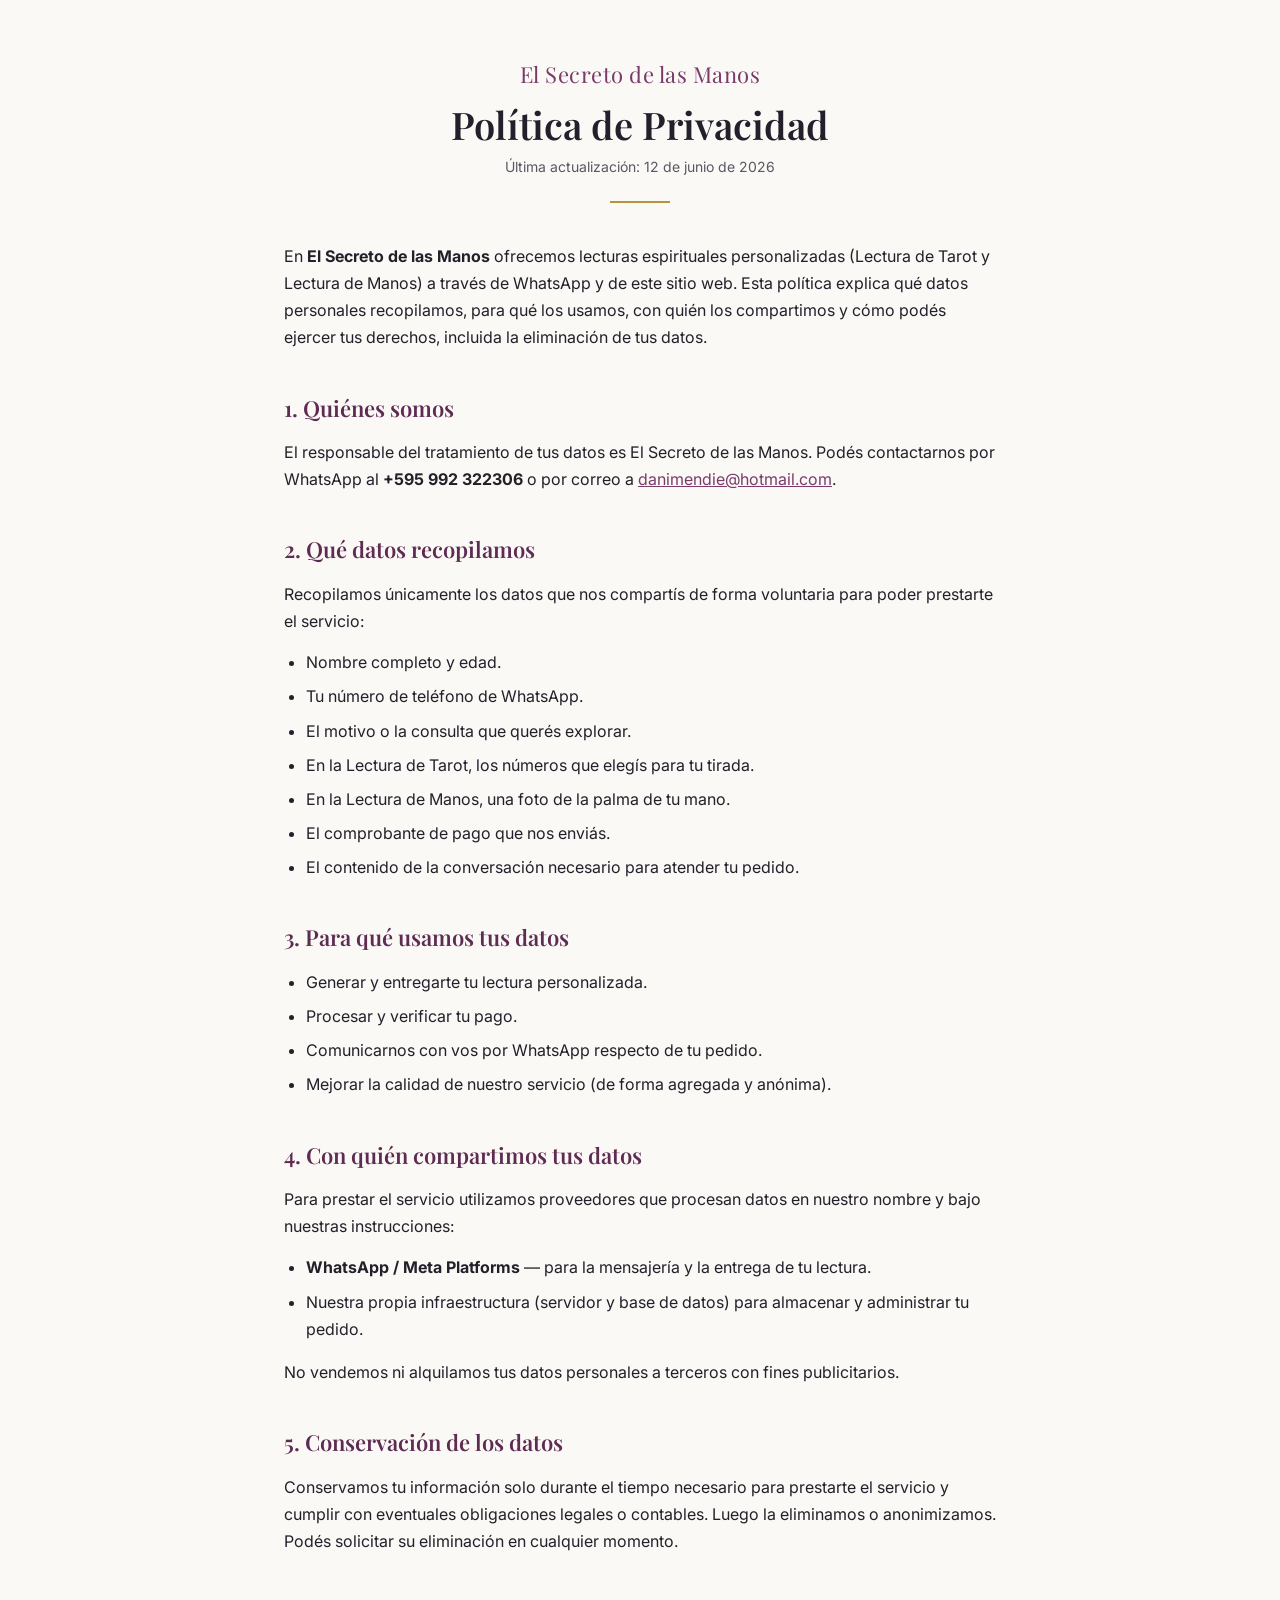
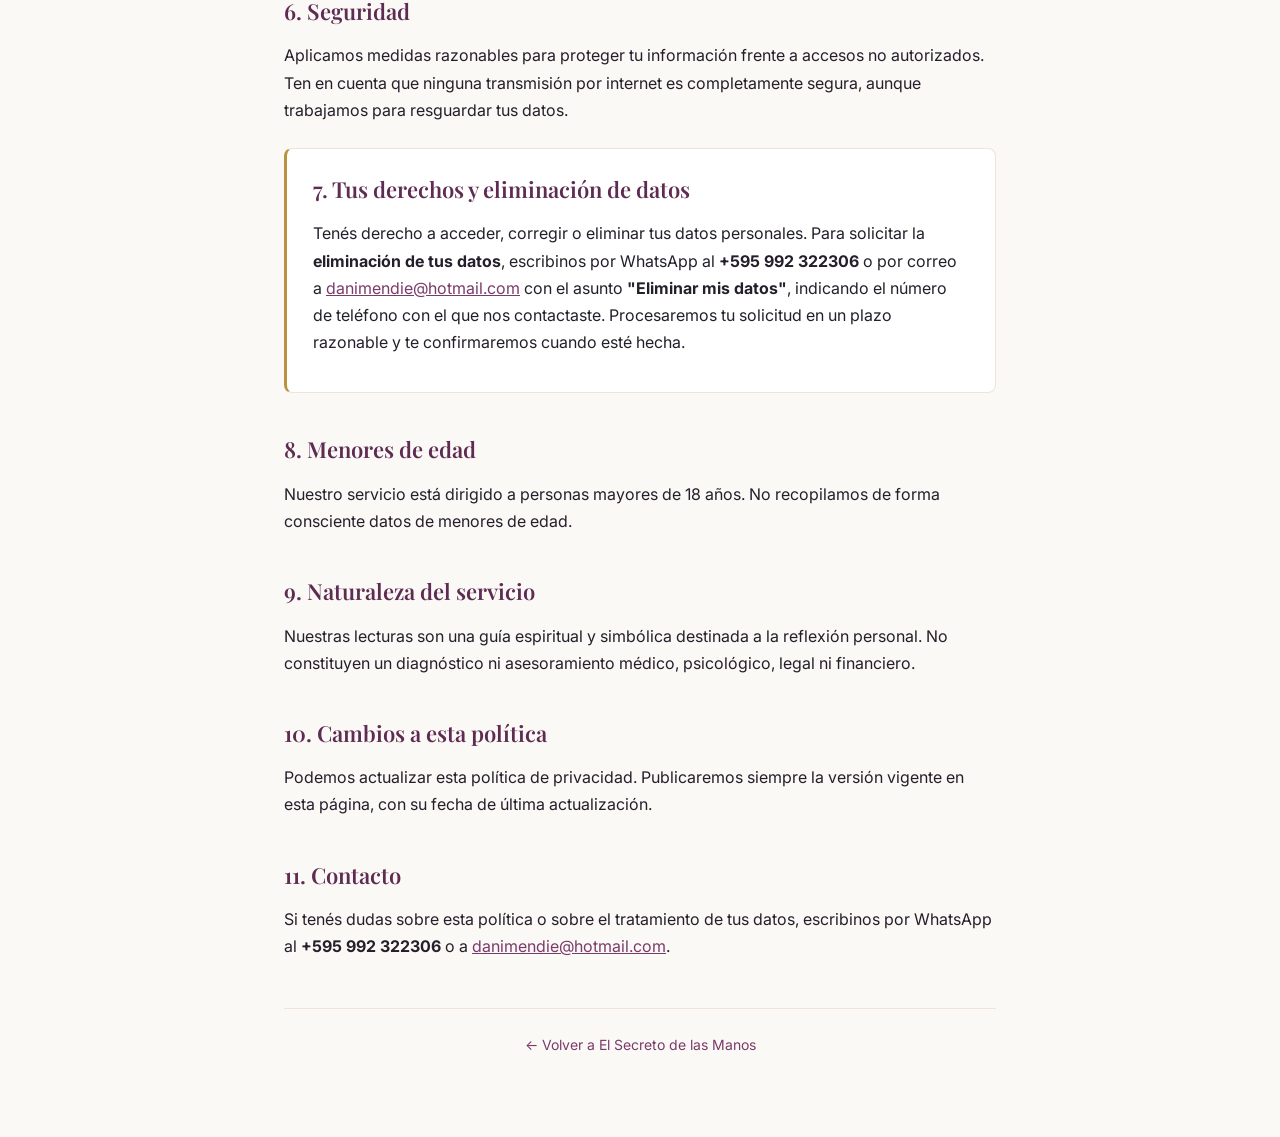
<file: privacidad.html>
<!doctype html>
<html lang="es">
<head>
  <meta charset="utf-8" />
  <meta name="viewport" content="width=device-width, initial-scale=1" />
  <title>Política de Privacidad · El Secreto de las Manos</title>
  <meta name="description" content="Política de privacidad de El Secreto de las Manos: qué datos recopilamos, cómo los usamos y cómo podés solicitar su eliminación." />
  <link rel="preconnect" href="https://fonts.googleapis.com" />
  <link rel="preconnect" href="https://fonts.gstatic.com" crossorigin />
  <link href="https://fonts.googleapis.com/css2?family=Playfair+Display:wght@500;600&family=Inter:wght@400;500;600&display=swap" rel="stylesheet" />
  <style>
    :root {
      --bg-base: #FBF9F5;
      --bg-card: #FFFFFF;
      --plum: #7A3B6B;
      --plum-deep: #5E2C53;
      --gold: #B8923D;
      --ink: #241F2B;
      --ink-soft: #5C5564;
      --line: #EEE4D8;
      --font-display: 'Playfair Display', Georgia, serif;
      --font-ui: 'Inter', -apple-system, BlinkMacSystemFont, sans-serif;
    }
    * { box-sizing: border-box; margin: 0; padding: 0; }
    body {
      background: var(--bg-base);
      color: var(--ink);
      font-family: var(--font-ui);
      font-size: 16px;
      line-height: 1.7;
      -webkit-font-smoothing: antialiased;
    }
    .wrap { max-width: 760px; margin: 0 auto; padding: 56px 24px 80px; }
    .brand {
      font-family: var(--font-display);
      color: var(--plum);
      font-size: 22px;
      letter-spacing: 0.5px;
      text-align: center;
      margin-bottom: 6px;
    }
    .brand a { color: inherit; text-decoration: none; }
    h1 {
      font-family: var(--font-display);
      font-weight: 600;
      font-size: 38px;
      line-height: 1.15;
      color: var(--ink);
      text-align: center;
      margin: 10px 0 8px;
    }
    .updated {
      text-align: center;
      color: var(--ink-soft);
      font-size: 14px;
      margin-bottom: 8px;
    }
    .rule { height: 2px; width: 60px; background: var(--gold); border: none; margin: 22px auto 40px; }
    h2 {
      font-family: var(--font-display);
      font-weight: 600;
      font-size: 22px;
      color: var(--plum-deep);
      margin: 38px 0 12px;
    }
    p { margin-bottom: 14px; color: var(--ink); }
    ul { margin: 0 0 16px 22px; }
    li { margin-bottom: 7px; }
    a { color: var(--plum); }
    strong { color: var(--ink); }
    .card {
      background: var(--bg-card);
      border: 1px solid var(--line);
      border-left: 3px solid var(--gold);
      border-radius: 8px;
      padding: 22px 26px;
      margin: 24px 0;
    }
    .foot {
      margin-top: 48px;
      padding-top: 24px;
      border-top: 1px solid var(--line);
      text-align: center;
      color: var(--ink-soft);
      font-size: 14px;
    }
    .foot a { text-decoration: none; }
  </style>
</head>
<body>
  <main class="wrap">
    <div class="brand"><a href="/">El Secreto de las Manos</a></div>
    <h1>Política de Privacidad</h1>
    <p class="updated">Última actualización: 12 de junio de 2026</p>
    <hr class="rule" />

    <p>En <strong>El Secreto de las Manos</strong> ofrecemos lecturas espirituales personalizadas (Lectura de Tarot y Lectura de Manos) a través de WhatsApp y de este sitio web. Esta política explica qué datos personales recopilamos, para qué los usamos, con quién los compartimos y cómo podés ejercer tus derechos, incluida la eliminación de tus datos.</p>

    <h2>1. Quiénes somos</h2>
    <p>El responsable del tratamiento de tus datos es El Secreto de las Manos. Podés contactarnos por WhatsApp al <strong>+595 992 322306</strong> o por correo a <a href="mailto:danimendie@hotmail.com">danimendie@hotmail.com</a>.</p>

    <h2>2. Qué datos recopilamos</h2>
    <p>Recopilamos únicamente los datos que nos compartís de forma voluntaria para poder prestarte el servicio:</p>
    <ul>
      <li>Nombre completo y edad.</li>
      <li>Tu número de teléfono de WhatsApp.</li>
      <li>El motivo o la consulta que querés explorar.</li>
      <li>En la Lectura de Tarot, los números que elegís para tu tirada.</li>
      <li>En la Lectura de Manos, una foto de la palma de tu mano.</li>
      <li>El comprobante de pago que nos enviás.</li>
      <li>El contenido de la conversación necesario para atender tu pedido.</li>
    </ul>

    <h2>3. Para qué usamos tus datos</h2>
    <ul>
      <li>Generar y entregarte tu lectura personalizada.</li>
      <li>Procesar y verificar tu pago.</li>
      <li>Comunicarnos con vos por WhatsApp respecto de tu pedido.</li>
      <li>Mejorar la calidad de nuestro servicio (de forma agregada y anónima).</li>
    </ul>

    <h2>4. Con quién compartimos tus datos</h2>
    <p>Para prestar el servicio utilizamos proveedores que procesan datos en nuestro nombre y bajo nuestras instrucciones:</p>
    <ul>
      <li><strong>WhatsApp / Meta Platforms</strong> — para la mensajería y la entrega de tu lectura.</li>
      <li>Nuestra propia infraestructura (servidor y base de datos) para almacenar y administrar tu pedido.</li>
    </ul>
    <p>No vendemos ni alquilamos tus datos personales a terceros con fines publicitarios.</p>

    <h2>5. Conservación de los datos</h2>
    <p>Conservamos tu información solo durante el tiempo necesario para prestarte el servicio y cumplir con eventuales obligaciones legales o contables. Luego la eliminamos o anonimizamos. Podés solicitar su eliminación en cualquier momento.</p>

    <h2>6. Seguridad</h2>
    <p>Aplicamos medidas razonables para proteger tu información frente a accesos no autorizados. Ten en cuenta que ninguna transmisión por internet es completamente segura, aunque trabajamos para resguardar tus datos.</p>

    <div class="card" id="eliminacion-de-datos">
      <h2 style="margin-top:0">7. Tus derechos y eliminación de datos</h2>
      <p>Tenés derecho a acceder, corregir o eliminar tus datos personales. Para solicitar la <strong>eliminación de tus datos</strong>, escribinos por WhatsApp al <strong>+595 992 322306</strong> o por correo a <a href="mailto:danimendie@hotmail.com">danimendie@hotmail.com</a> con el asunto <strong>"Eliminar mis datos"</strong>, indicando el número de teléfono con el que nos contactaste. Procesaremos tu solicitud en un plazo razonable y te confirmaremos cuando esté hecha.</p>
    </div>

    <h2>8. Menores de edad</h2>
    <p>Nuestro servicio está dirigido a personas mayores de 18 años. No recopilamos de forma consciente datos de menores de edad.</p>

    <h2>9. Naturaleza del servicio</h2>
    <p>Nuestras lecturas son una guía espiritual y simbólica destinada a la reflexión personal. No constituyen un diagnóstico ni asesoramiento médico, psicológico, legal ni financiero.</p>

    <h2>10. Cambios a esta política</h2>
    <p>Podemos actualizar esta política de privacidad. Publicaremos siempre la versión vigente en esta página, con su fecha de última actualización.</p>

    <h2>11. Contacto</h2>
    <p>Si tenés dudas sobre esta política o sobre el tratamiento de tus datos, escribinos por WhatsApp al <strong>+595 992 322306</strong> o a <a href="mailto:danimendie@hotmail.com">danimendie@hotmail.com</a>.</p>

    <div class="foot">
      <a href="/">← Volver a El Secreto de las Manos</a>
    </div>
  </main>
</body>
</html>
</file>
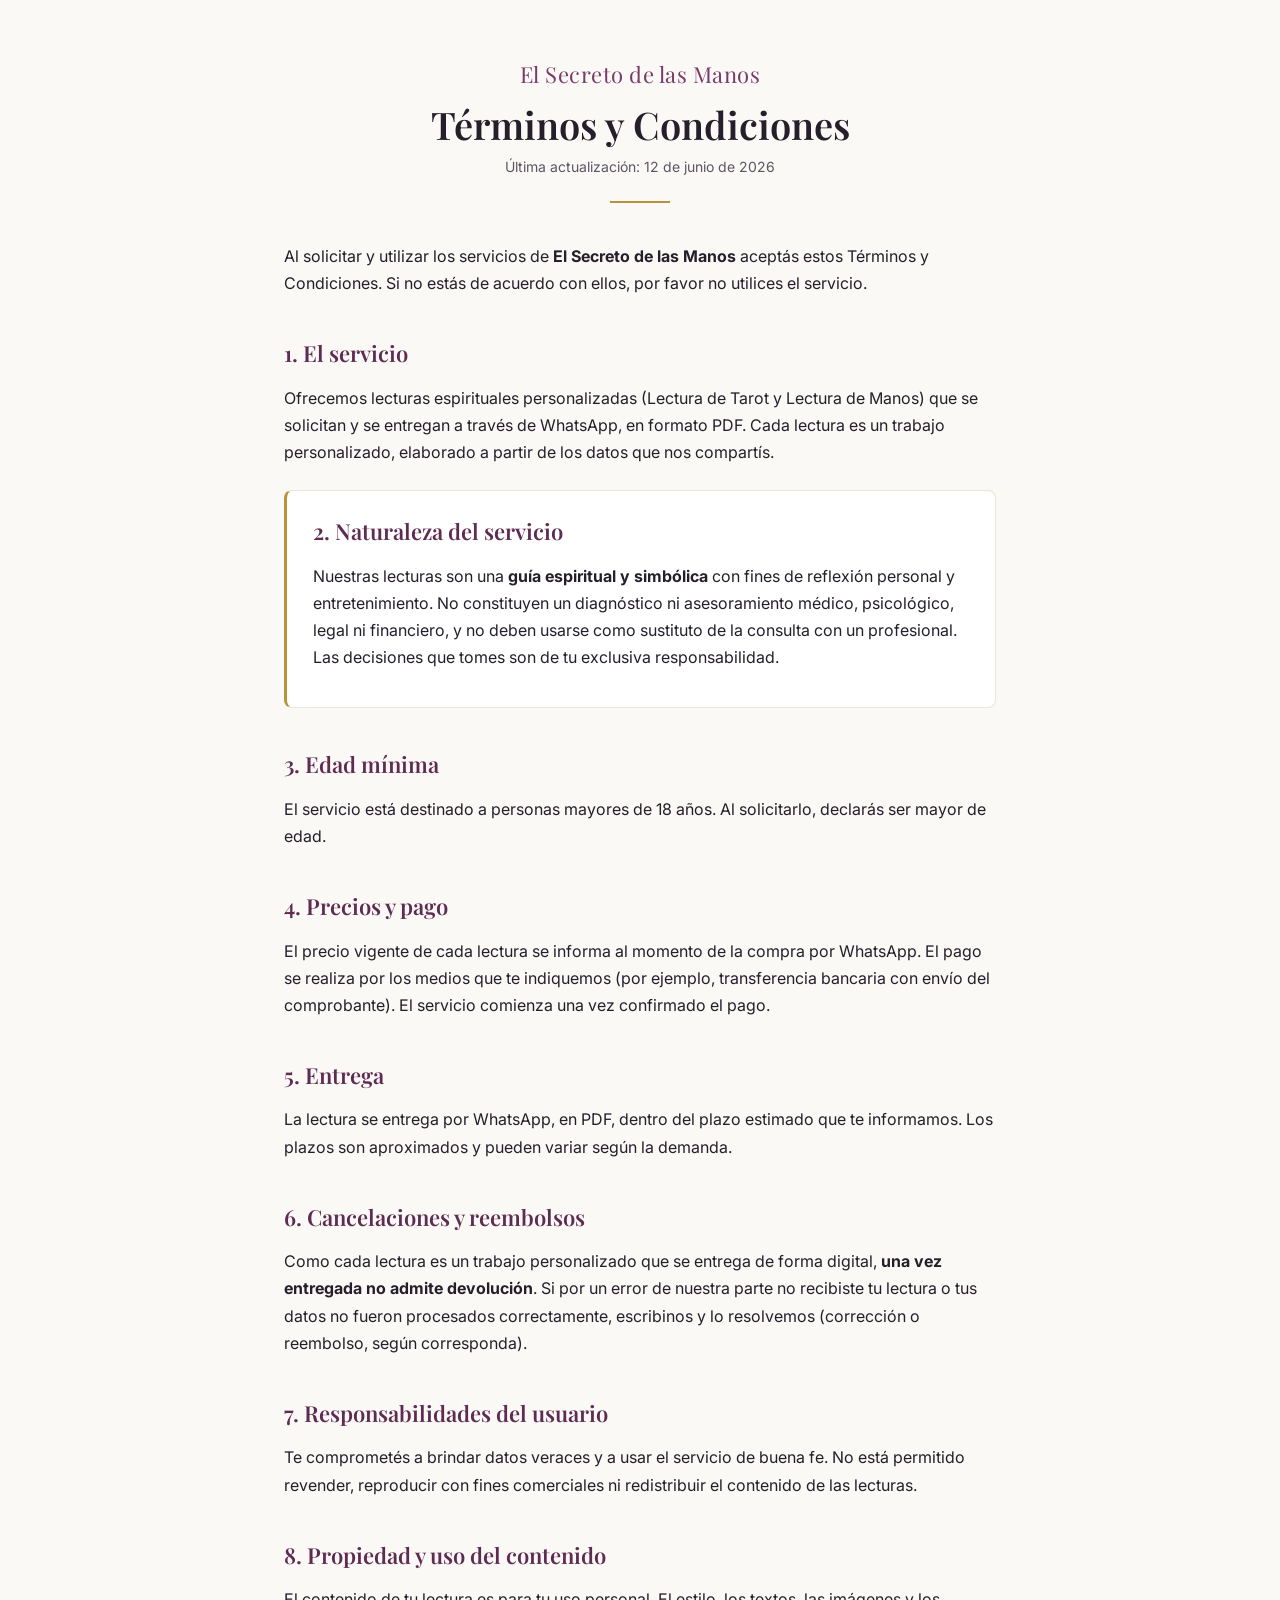
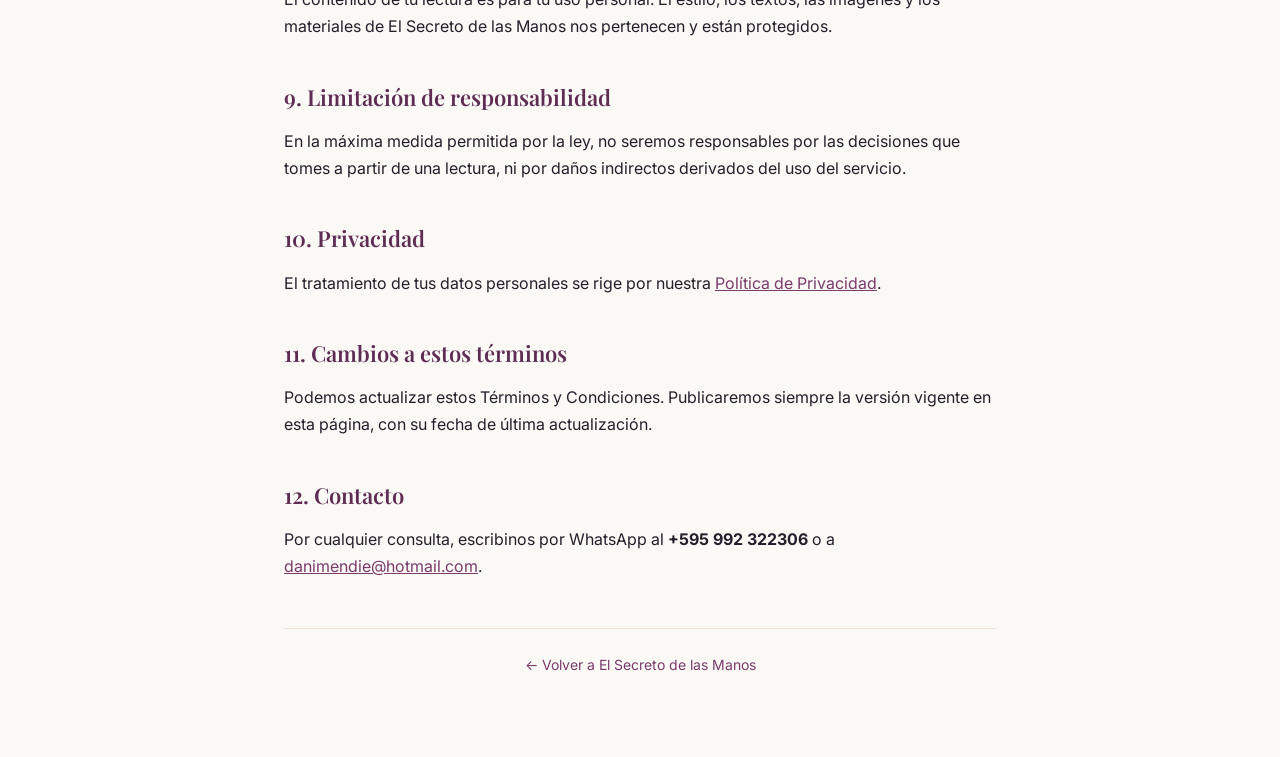
<file: terminos.html>
<!doctype html>
<html lang="es">
<head>
  <meta charset="utf-8" />
  <meta name="viewport" content="width=device-width, initial-scale=1" />
  <title>Términos y Condiciones · El Secreto de las Manos</title>
  <meta name="description" content="Términos y Condiciones del servicio de lecturas de El Secreto de las Manos." />
  <link rel="preconnect" href="https://fonts.googleapis.com" />
  <link rel="preconnect" href="https://fonts.gstatic.com" crossorigin />
  <link href="https://fonts.googleapis.com/css2?family=Playfair+Display:wght@500;600&family=Inter:wght@400;500;600&display=swap" rel="stylesheet" />
  <style>
    :root {
      --bg-base: #FBF9F5;
      --bg-card: #FFFFFF;
      --plum: #7A3B6B;
      --plum-deep: #5E2C53;
      --gold: #B8923D;
      --ink: #241F2B;
      --ink-soft: #5C5564;
      --line: #EEE4D8;
      --font-display: 'Playfair Display', Georgia, serif;
      --font-ui: 'Inter', -apple-system, BlinkMacSystemFont, sans-serif;
    }
    * { box-sizing: border-box; margin: 0; padding: 0; }
    body {
      background: var(--bg-base);
      color: var(--ink);
      font-family: var(--font-ui);
      font-size: 16px;
      line-height: 1.7;
      -webkit-font-smoothing: antialiased;
    }
    .wrap { max-width: 760px; margin: 0 auto; padding: 56px 24px 80px; }
    .brand {
      font-family: var(--font-display);
      color: var(--plum);
      font-size: 22px;
      letter-spacing: 0.5px;
      text-align: center;
      margin-bottom: 6px;
    }
    .brand a { color: inherit; text-decoration: none; }
    h1 {
      font-family: var(--font-display);
      font-weight: 600;
      font-size: 38px;
      line-height: 1.15;
      color: var(--ink);
      text-align: center;
      margin: 10px 0 8px;
    }
    .updated { text-align: center; color: var(--ink-soft); font-size: 14px; margin-bottom: 8px; }
    .rule { height: 2px; width: 60px; background: var(--gold); border: none; margin: 22px auto 40px; }
    h2 {
      font-family: var(--font-display);
      font-weight: 600;
      font-size: 22px;
      color: var(--plum-deep);
      margin: 38px 0 12px;
    }
    p { margin-bottom: 14px; color: var(--ink); }
    ul { margin: 0 0 16px 22px; }
    li { margin-bottom: 7px; }
    a { color: var(--plum); }
    strong { color: var(--ink); }
    .card {
      background: var(--bg-card);
      border: 1px solid var(--line);
      border-left: 3px solid var(--gold);
      border-radius: 8px;
      padding: 22px 26px;
      margin: 24px 0;
    }
    .foot {
      margin-top: 48px;
      padding-top: 24px;
      border-top: 1px solid var(--line);
      text-align: center;
      color: var(--ink-soft);
      font-size: 14px;
    }
    .foot a { text-decoration: none; }
  </style>
</head>
<body>
  <main class="wrap">
    <div class="brand"><a href="/">El Secreto de las Manos</a></div>
    <h1>Términos y Condiciones</h1>
    <p class="updated">Última actualización: 12 de junio de 2026</p>
    <hr class="rule" />

    <p>Al solicitar y utilizar los servicios de <strong>El Secreto de las Manos</strong> aceptás estos Términos y Condiciones. Si no estás de acuerdo con ellos, por favor no utilices el servicio.</p>

    <h2>1. El servicio</h2>
    <p>Ofrecemos lecturas espirituales personalizadas (Lectura de Tarot y Lectura de Manos) que se solicitan y se entregan a través de WhatsApp, en formato PDF. Cada lectura es un trabajo personalizado, elaborado a partir de los datos que nos compartís.</p>

    <div class="card">
      <h2 style="margin-top:0">2. Naturaleza del servicio</h2>
      <p>Nuestras lecturas son una <strong>guía espiritual y simbólica</strong> con fines de reflexión personal y entretenimiento. No constituyen un diagnóstico ni asesoramiento médico, psicológico, legal ni financiero, y no deben usarse como sustituto de la consulta con un profesional. Las decisiones que tomes son de tu exclusiva responsabilidad.</p>
    </div>

    <h2>3. Edad mínima</h2>
    <p>El servicio está destinado a personas mayores de 18 años. Al solicitarlo, declarás ser mayor de edad.</p>

    <h2>4. Precios y pago</h2>
    <p>El precio vigente de cada lectura se informa al momento de la compra por WhatsApp. El pago se realiza por los medios que te indiquemos (por ejemplo, transferencia bancaria con envío del comprobante). El servicio comienza una vez confirmado el pago.</p>

    <h2>5. Entrega</h2>
    <p>La lectura se entrega por WhatsApp, en PDF, dentro del plazo estimado que te informamos. Los plazos son aproximados y pueden variar según la demanda.</p>

    <h2>6. Cancelaciones y reembolsos</h2>
    <p>Como cada lectura es un trabajo personalizado que se entrega de forma digital, <strong>una vez entregada no admite devolución</strong>. Si por un error de nuestra parte no recibiste tu lectura o tus datos no fueron procesados correctamente, escribinos y lo resolvemos (corrección o reembolso, según corresponda).</p>

    <h2>7. Responsabilidades del usuario</h2>
    <p>Te comprometés a brindar datos veraces y a usar el servicio de buena fe. No está permitido revender, reproducir con fines comerciales ni redistribuir el contenido de las lecturas.</p>

    <h2>8. Propiedad y uso del contenido</h2>
    <p>El contenido de tu lectura es para tu uso personal. El estilo, los textos, las imágenes y los materiales de El Secreto de las Manos nos pertenecen y están protegidos.</p>

    <h2>9. Limitación de responsabilidad</h2>
    <p>En la máxima medida permitida por la ley, no seremos responsables por las decisiones que tomes a partir de una lectura, ni por daños indirectos derivados del uso del servicio.</p>

    <h2>10. Privacidad</h2>
    <p>El tratamiento de tus datos personales se rige por nuestra <a href="/privacidad.html">Política de Privacidad</a>.</p>

    <h2>11. Cambios a estos términos</h2>
    <p>Podemos actualizar estos Términos y Condiciones. Publicaremos siempre la versión vigente en esta página, con su fecha de última actualización.</p>

    <h2>12. Contacto</h2>
    <p>Por cualquier consulta, escribinos por WhatsApp al <strong>+595 992 322306</strong> o a <a href="mailto:danimendie@hotmail.com">danimendie@hotmail.com</a>.</p>

    <div class="foot">
      <a href="/">← Volver a El Secreto de las Manos</a>
    </div>
  </main>
</body>
</html>
</file>
